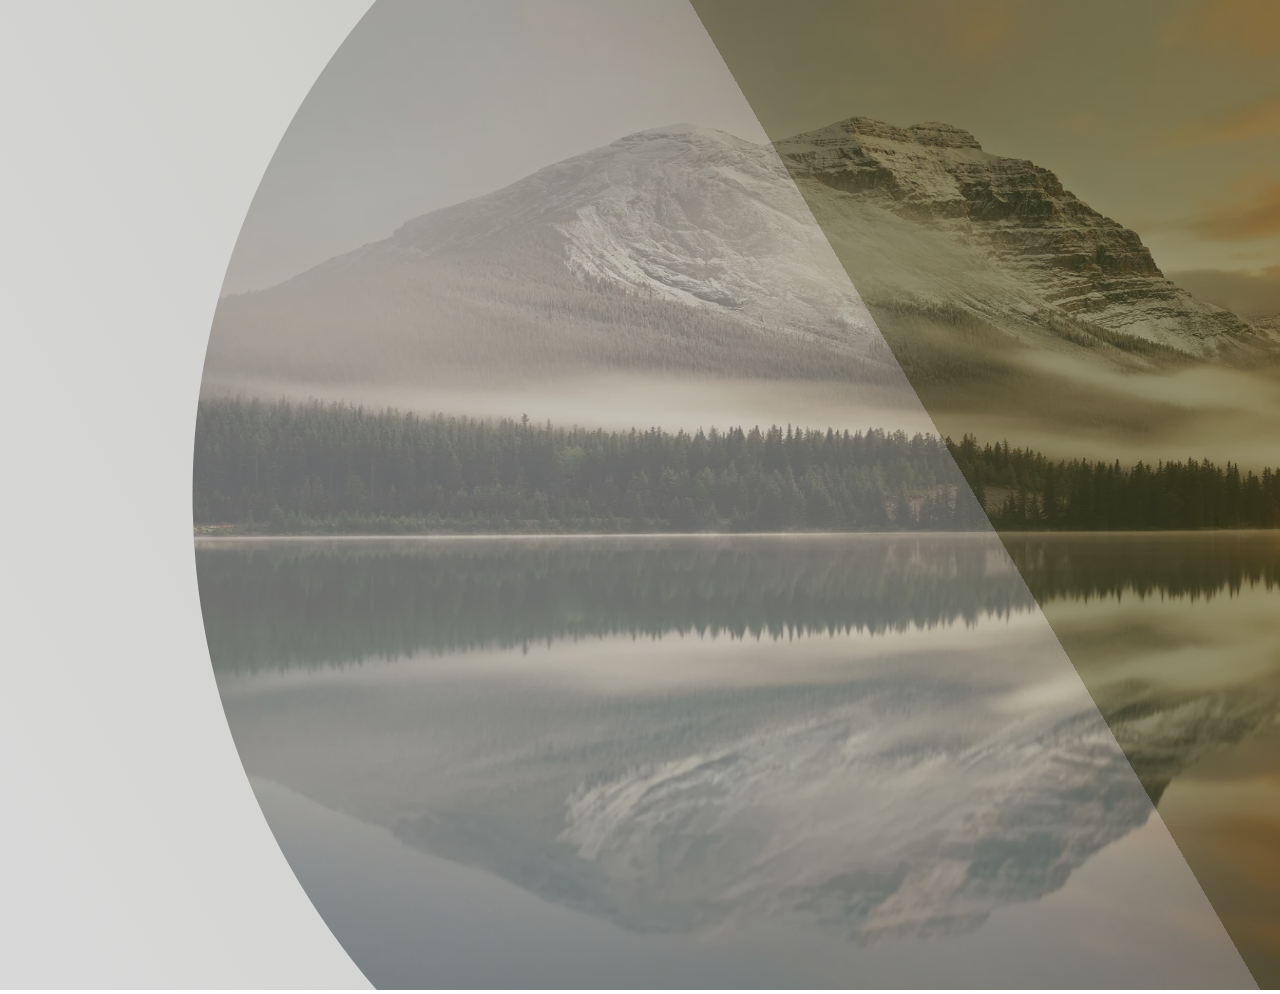
<file: 1.98/index.html>
<!DOCTYPE html>
<html lang="en">
<head>
    <meta charset="UTF-8">
    <meta http-equiv="X-UA-Compatible" content="IE=edge">
    <meta name="viewport" content="width=device-width, initial-scale=1.0">
    <title>Document</title>
    <link rel="stylesheet" href="main/main.css">
</head>
<body>
    <div class="monke">
       <!-- <h1>heee</h1>
       <h2>fffff</h2>
       <h3>ffffff</h3>
       <h4>fffffff</h4>
       <h5>ffffffff</h5> -->
       <img src="images/Soothing-nature-backgrounds-2.jpg.webp" alt="">
    </div>
</body>
</html>
</file>
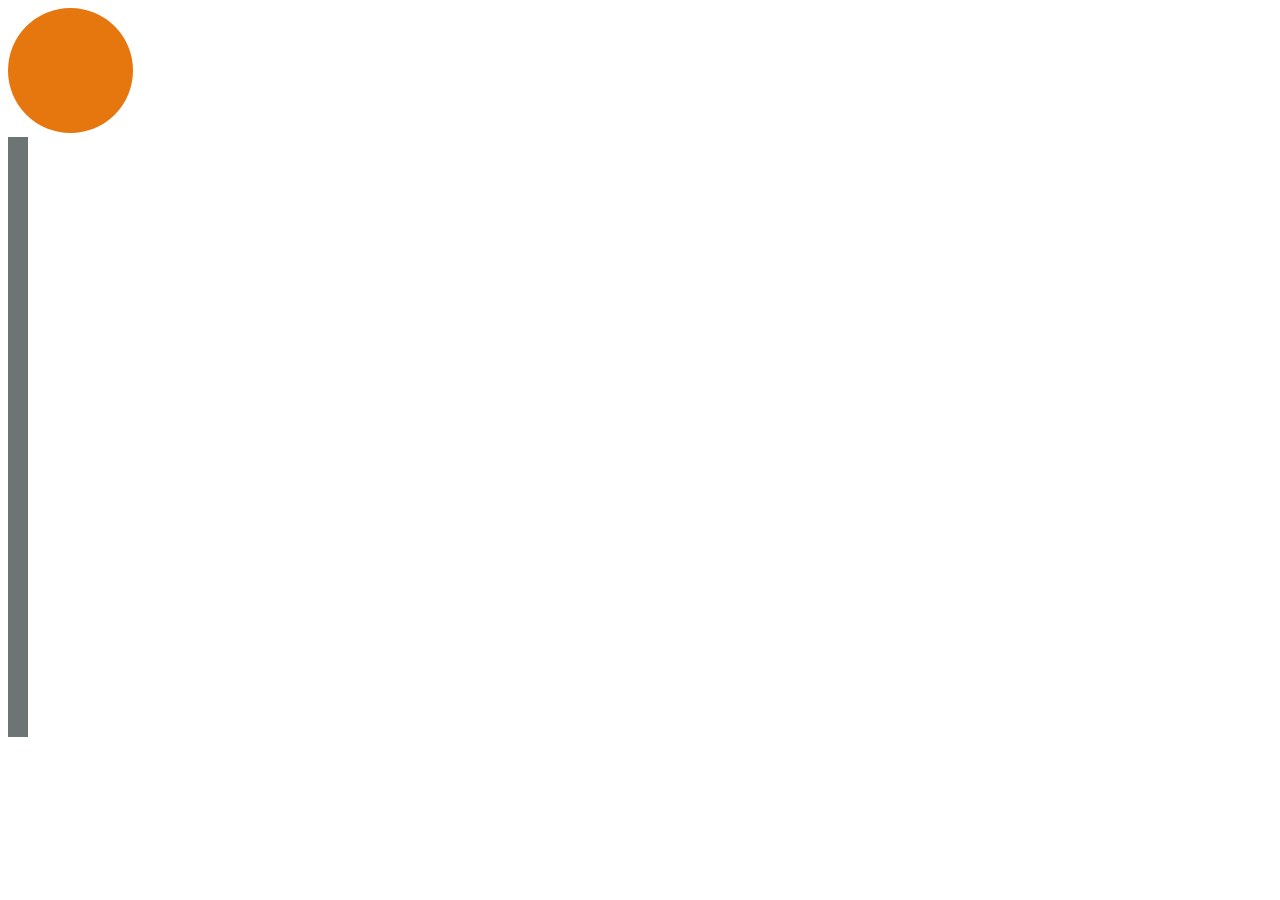
<file: 1.9999999999/index.html>
<!DOCTYPE html>
<html lang="en">
<head>
    <meta charset="UTF-8">
    <meta http-equiv="X-UA-Compatible" content="IE=edge">
    <meta name="viewport" content="width=device-width, initial-scale=1.0">
    <title>Document</title>
    <link rel="stylesheet" href="111.css">
</head>
<body>
   <div class="ball">

   </div>
   <div class="post">

   </div>
</body>
</html>
</file>
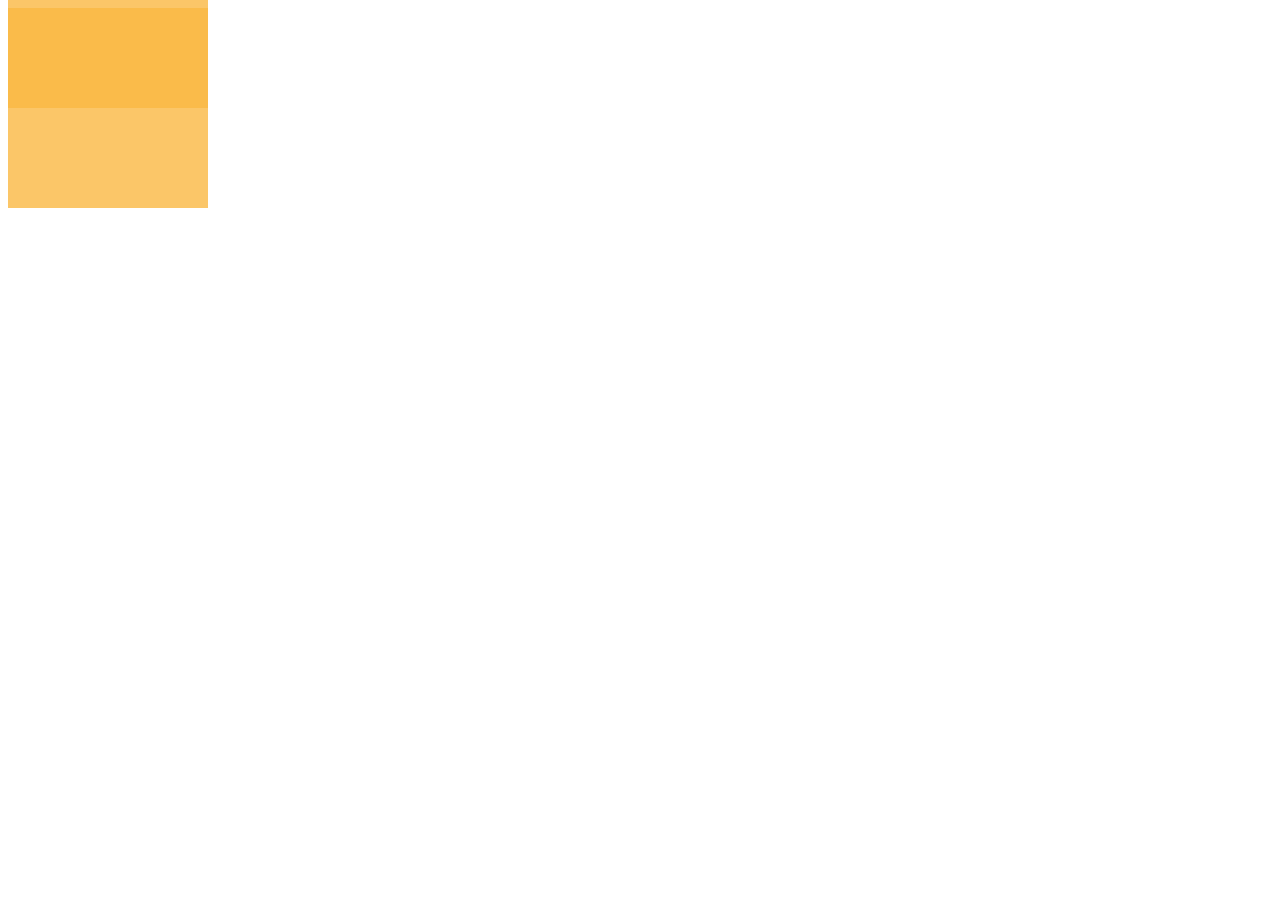
<file: 2/index.html>
<!DOCTYPE html>
<html lang="en">
<head>
    <meta charset="UTF-8">
    <meta http-equiv="X-UA-Compatible" content="IE=edge">
    <meta name="viewport" content="width=device-width, initial-scale=1.0">
    <title>Document</title>
    <link rel="stylesheet" href="main.css">
</head>
<body>
    <div class="heart"> </div>
</body>
</html>
</file>
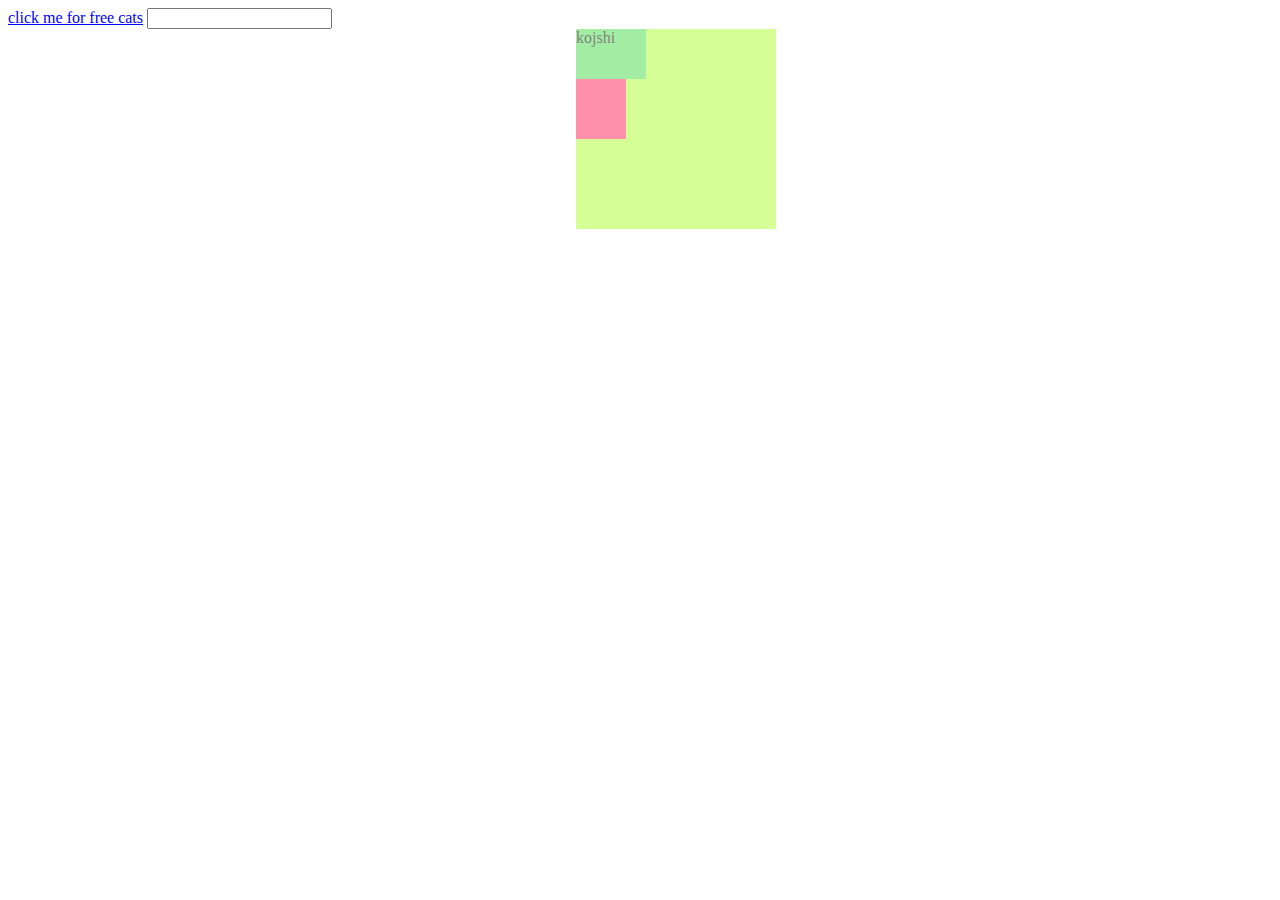
<file: 3/index.html>
<!DOCTYPE html>
<html lang="en">
<head>
    <meta charset="UTF-8">
    <meta http-equiv="X-UA-Compatible" content="IE=edge">
    <meta name="viewport" content="width=device-width, initial-scale=1.0">
    <title>Document</title>
    <link rel="stylesheet" href="main.css">
</head>
<body>
   <a href="https://www.youtube.com/">click me for free cats</a> 
   <input type="text">
   <div class="box"></div>
</body>
</html>
</file>
<file: 1.98/main/main.css>
/* :root {
    --primaryblue: #1e90ff;
    --secondarywhite: #eff14f;
    --andigotacolorfulaura: #00FFFF;
    --dakki: #8FBC8F;
  }

h1 {
    color:var(--primaryblue);
}
h2 {
    color:var(--andigotacolorfulaura);
}
h3 {
    color:var(--secondarywhite);
}
h4 {
    color:var(--dakki);
}
h5 {
    color:var(--primaryblue);
} */
*{
    margin: 0 auto;
}
 .monke{
    background-image: linear-gradient(
        60deg,
        hsl(0deg 0% 85%) 1%,
        hsl(58deg 3% 81%) 33%,
        hsl(58deg 5% 78%) 41%,
        hsl(59deg 6% 74%) 46%,
        hsl(59deg 7% 71%) 48%,
        hsl(59deg 8% 67%) 50%,
        hsl(59deg 8% 64%) 51%,
        hsl(60deg 9% 61%) 51%,
        hsl(60deg 9% 57%) 51%,
        hsl(60deg 9% 54%) 51%,
        hsl(60deg 9% 51%) 50%,
        hsl(61deg 11% 48%) 50%,
        hsl(61deg 12% 45%) 49%,
        hsl(61deg 14% 41%) 49%,
        hsl(62deg 16% 38%) 49%,
        hsl(62deg 19% 35%) 49%,
        hsl(63deg 22% 32%) 50%,
        hsl(63deg 25% 29%) 52%,
        hsl(64deg 30% 26%) 54%,
        hsl(64deg 35% 23%) 59%,
        hsl(65deg 42% 21%) 67%,
        hsl(65deg 51% 18%) 99%
      );
      width: 1900px;
      height: 990px;
 }
img {
    clip-path: circle(50%);
    width: 1900px;
    height: 990px;
    opacity: 0.5;
}
</file>
<file: 1.9999999999/111.css>
.ball {
    height: 125px;
  width: 125px;
  background-color: rgb(230, 118, 14);
  border-radius: 50%;
  display: inline-block;
  animation: bounce 5s;
  animation-direction: alternate;
  animation-iteration-count: infinite;
}
.post {
  height: 600px;
  width: 20px;
  background-color: rgb(109, 116, 116);
}

/* @keyframes bounce {
  from { transform: translate3d(0, 0, 0);     }
  to   { transform: translate3d(0, 200px, 0); }
} */
@keyframes bounce {
   from {
      background-color: pink;
      margin-left: 0px;
      top: 0;
  }
  to {
      background-color: aquamarine;
      margin-left: 2200px;
      top: 200px;
  } 
  /* 0% {
      background-color: pink;
      margin-right: 200px;
      
  }
  20% {
      background-color: pink;
      margin-right: 300px;
  
  }
  40% {
      background-color: royalblue;
      margin-right: 400px;
     
  }
  60% {
      background-color: royalblue;
      margin-right: 500px;
     
  }
  80%{
      background-color: royalblue;
      margin-right: 600px;
      
  }
  100% {
      background-color: rgb(23, 126, 83);
      margin-right: 700px;
      
  } */
}
</file>
<file: 2/main.css>
.heart {
    position: relative;
    width: 200px;
    height: 200px;
    background-color: rgba(250,184,66, 0.8);
  }
}
.heart::before{
    position: absolute;
    bottom: 0px;
    left: -100px;
    width: 200px;
    height: 200px;
    content: '';
    
    background-color: rgba(250,184,66, 0.8);
  }
  .heart::after{
  position: absolute;
  top: -100px;
  right: 0px;
  width: 200px;
  height: 200px;
  content: '';
  background-color: rgba(250,184,66, 0.8);
  }
</file>
<file: 3/main.css>
a:link {
    color: blue;
}
a:visited {
    color: blueviolet;
}
a:hover {
color: bisque;
}
#user-input:active {
    border: 2px solid royalblue;
    outline: none;
}
#user-input:focus {
    border: 10px solid red;
    outline: none;
}
.box {
    width: 200px;
    height: 200px;
    background-color: greenyellow;
    opacity: 50%;
    position: absolute;
    left: 45%;
    right: 35%;
}
.box::before{
    content: 'kojshi';
    background-color: rgb(255, 35, 90);
    width: 50px;
    height: 110px;
    display: block;
    position: absolute;
}
.box::after {
    content: 'kojshi';
    background-color: rgb(73, 219, 73);
    
    display: block;
    position: absolute;
    width: 70px;
    height: 50px;
}
</file>
